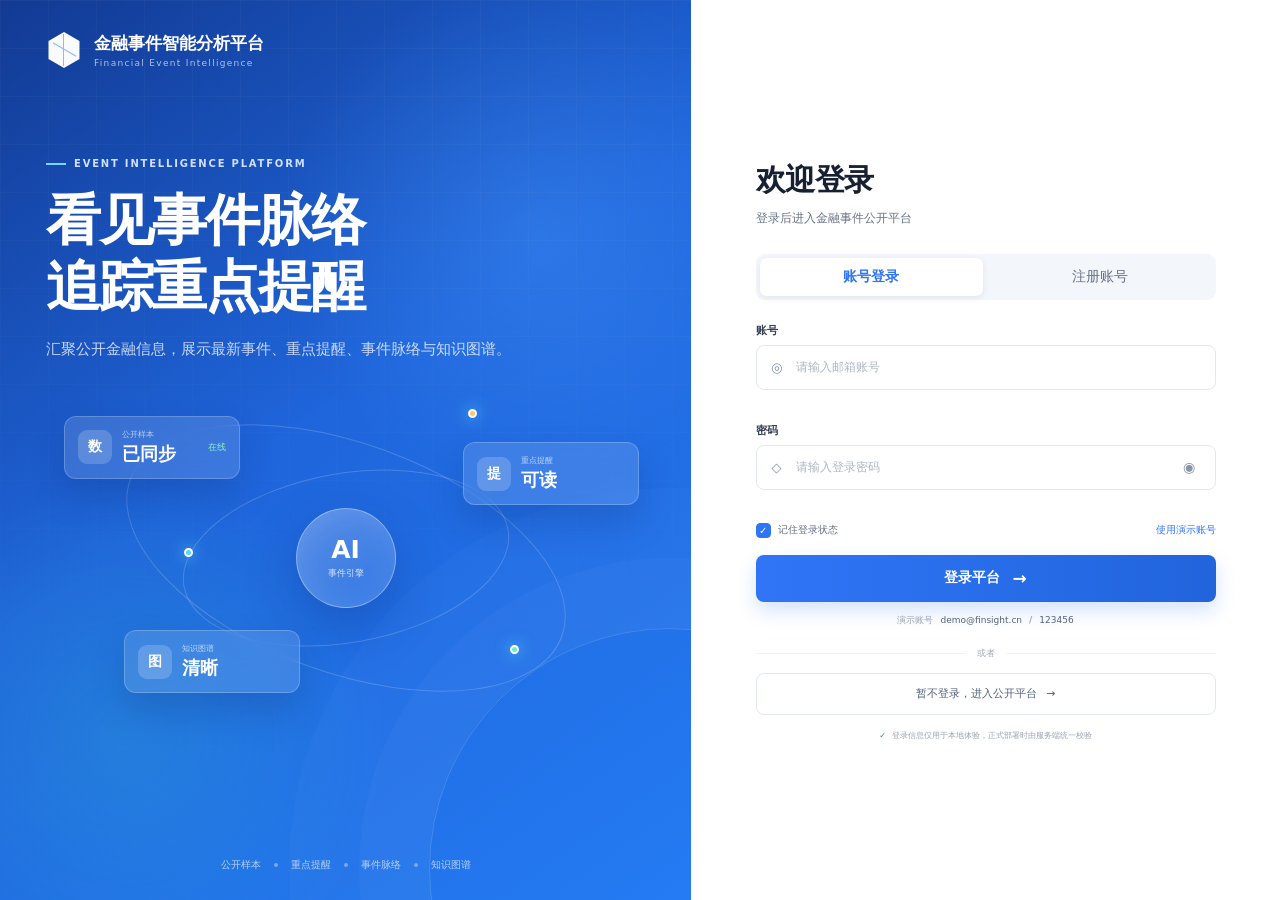
<file: event-intelligence-frontend/auth.html>
<!DOCTYPE html>
<html lang="zh-CN">
<head>
  <meta charset="UTF-8">
  <meta name="viewport" content="width=device-width, initial-scale=1.0">
  <meta name="description" content="金融事件平台登录与注册">
  <meta name="theme-color" content="#ffffff">
  <link rel="icon" href="data:image/svg+xml,%3Csvg xmlns='http://www.w3.org/2000/svg' viewBox='0 0 64 64'%3E%3Cpath d='M32 4 56 18v28L32 60 8 46V18z' fill='%232f75f6'/%3E%3Cpath d='m32 4v56M8 18l48 28M56 18 8 46' stroke='white' stroke-width='2' opacity='.8'/%3E%3C/svg%3E">
  <title>登录 · 金融事件智能分析平台</title>
  <link rel="stylesheet" href="auth.css?v=2">
</head>
<body>
  <main class="auth-shell">
    <section class="auth-visual" aria-label="平台能力介绍">
      <div class="visual-grid"></div>
      <header class="auth-brand">
        <span class="brand-cube" aria-hidden="true"><i></i><i></i><i></i></span>
        <span><strong>金融事件智能分析平台</strong><small>Financial Event Intelligence</small></span>
      </header>

      <div class="visual-copy">
        <span class="visual-kicker"><i></i> EVENT INTELLIGENCE PLATFORM</span>
        <h1>看见事件脉络<br>追踪重点提醒</h1>
        <p>汇聚公开金融信息，展示最新事件、重点提醒、事件脉络与知识图谱。</p>
      </div>

        <div class="visual-scene" aria-hidden="true">
        <div class="orbit orbit-one"></div>
        <div class="orbit orbit-two"></div>
        <div class="core-node"><span>AI</span><small>事件引擎</small></div>
        <div class="scene-card scene-card-a"><i class="scene-icon blue">数</i><span><small>公开样本</small><b>已同步</b></span><em>在线</em></div>
        <div class="scene-card scene-card-b"><i class="scene-icon green">提</i><span><small>重点提醒</small><b>可读</b></span></div>
        <div class="scene-card scene-card-c"><i class="scene-icon orange">图</i><span><small>知识图谱</small><b>清晰</b></span></div>
        <span class="node node-a"></span><span class="node node-b"></span><span class="node node-c"></span>
      </div>

      <footer class="visual-footer"><span>公开样本</span><i></i><span>重点提醒</span><i></i><span>事件脉络</span><i></i><span>知识图谱</span></footer>
    </section>

    <section class="auth-panel">
      <div class="auth-card">
        <div class="mobile-brand">
          <span class="brand-cube" aria-hidden="true"><i></i><i></i><i></i></span>
          <strong>金融事件智能分析平台</strong>
        </div>

        <div class="auth-heading">
          <h2 id="formTitle">欢迎登录</h2>
          <p id="formSubtitle">登录后进入金融事件公开平台</p>
        </div>

        <div class="auth-tabs" role="tablist" aria-label="登录注册切换">
          <button class="auth-tab active" type="button" data-tab="login" role="tab" aria-selected="true">账号登录</button>
          <button class="auth-tab" type="button" data-tab="register" role="tab" aria-selected="false">注册账号</button>
        </div>

        <form class="auth-form active" id="loginForm" novalidate>
          <label class="form-field">
            <span>账号</span>
            <div class="field-control"><i>◎</i><input name="account" type="text" autocomplete="username" placeholder="请输入邮箱账号"></div>
            <small class="field-error"></small>
          </label>
          <label class="form-field">
            <span>密码</span>
            <div class="field-control"><i>◇</i><input name="password" type="password" autocomplete="current-password" placeholder="请输入登录密码"><button class="password-toggle" type="button" aria-label="显示密码">◉</button></div>
            <small class="field-error"></small>
          </label>
          <div class="form-options">
            <label class="check-label"><input name="remember" type="checkbox" checked><span></span>记住登录状态</label>
            <button class="text-button" type="button" data-action="fill-demo">使用演示账号</button>
          </div>
          <button class="submit-button" type="submit"><span>登录平台</span><i>→</i></button>
          <div class="demo-account"><span>演示账号</span><code>demo@finsight.cn</code><b>/</b><code>123456</code></div>
        </form>

        <form class="auth-form" id="registerForm" novalidate>
          <div class="form-row">
            <label class="form-field"><span>姓名</span><div class="field-control"><i>人</i><input name="name" type="text" autocomplete="name" placeholder="请输入姓名"></div><small class="field-error"></small></label>
            <label class="form-field"><span>账号</span><div class="field-control"><i>＠</i><input name="account" type="email" autocomplete="email" placeholder="请输入邮箱"></div><small class="field-error"></small></label>
          </div>
          <label class="form-field"><span>设置密码</span><div class="field-control"><i>◇</i><input name="password" type="password" autocomplete="new-password" placeholder="至少 6 位，包含字母和数字"><button class="password-toggle" type="button" aria-label="显示密码">◉</button></div><small class="field-error"></small></label>
          <label class="form-field"><span>确认密码</span><div class="field-control"><i>◇</i><input name="confirmPassword" type="password" autocomplete="new-password" placeholder="请再次输入密码"><button class="password-toggle" type="button" aria-label="显示密码">◉</button></div><small class="field-error"></small></label>
          <label class="check-label agreement"><input name="agreement" type="checkbox"><span></span>我已阅读并同意《用户服务协议》和《隐私政策》</label>
          <small class="agreement-error"></small>
          <button class="submit-button" type="submit"><span>创建账号</span><i>→</i></button>
        </form>

        <div class="auth-divider"><span>或者</span></div>
        <a class="demo-entry" href="index.html">暂不登录，进入公开平台 <span>→</span></a>
        <p class="security-note"><i>✓</i> 登录信息仅用于本地体验，正式部署时由服务端统一校验</p>
      </div>
    </section>
  </main>

  <div class="auth-toast" id="authToast" role="status" aria-live="polite"></div>
  <div class="auth-loading" id="authLoading" aria-hidden="true"><span></span><p>正在进入分析平台…</p></div>

  <script src="js/api.js?v=5"></script>
  <script src="js/auth.js"></script>
</body>
</html>
</file>
<file: event-intelligence-frontend/auth.css>
:root {
  --primary: #2f75f6;
  --primary-dark: #205fd3;
  --text: #172033;
  --muted: #667085;
  --line: #e3e8f0;
  --soft: #f5f8fd;
  --danger: #e5484d;
  --success: #16a665;
}

* { box-sizing: border-box; }
html, body { min-width: 320px; min-height: 100%; }
body {
  margin: 0;
  color: var(--text);
  background: #fff;
  font-family: Inter, "PingFang SC", "Microsoft YaHei", system-ui, sans-serif;
  font-size: 14px;
  -webkit-font-smoothing: antialiased;
}
button, input { font: inherit; }
button, a { -webkit-tap-highlight-color: transparent; }

.auth-shell { min-height: 100vh; display: grid; grid-template-columns: minmax(480px, 1.08fr) minmax(520px, .92fr); }
.auth-visual {
  min-height: 100vh;
  overflow: hidden;
  padding: 32px 46px 28px;
  color: #fff;
  background:
    radial-gradient(circle at 78% 26%, rgba(73,154,255,.34), transparent 30%),
    radial-gradient(circle at 18% 82%, rgba(53,212,196,.18), transparent 28%),
    linear-gradient(145deg, #123a93 0%, #1f65db 46%, #247bf3 100%);
  position: relative;
}
.visual-grid {
  position: absolute; inset: 0;
  opacity: .13;
  background-image: linear-gradient(rgba(255,255,255,.24) 1px, transparent 1px), linear-gradient(90deg, rgba(255,255,255,.24) 1px, transparent 1px);
  background-size: 48px 48px;
  mask-image: linear-gradient(to bottom, black, transparent 90%);
}
.auth-visual::before { content: ""; position: absolute; width: 480px; height: 480px; right: -220px; bottom: -210px; border: 1px solid rgba(255,255,255,.15); border-radius: 50%; box-shadow: 0 0 0 70px rgba(255,255,255,.025), 0 0 0 140px rgba(255,255,255,.018); }
.auth-brand { display: flex; align-items: center; gap: 12px; position: relative; z-index: 2; }
.brand-cube { width: 36px; height: 36px; flex: 0 0 36px; display: block; clip-path: polygon(50% 0,93% 25%,93% 75%,50% 100%,7% 75%,7% 25%); background: rgba(255,255,255,.98); position: relative; }
.brand-cube::before, .brand-cube::after { content:""; position:absolute; background:#8eb7ff; }
.brand-cube::before { left:17px; top:2px; width:1px; height:32px; }
.brand-cube::after { left:5px; top:17px; width:27px; height:1px; transform:rotate(30deg); }
.brand-cube i { display:none; }
.auth-brand > span:last-child { display:flex; flex-direction:column; }
.auth-brand strong { font-size:17px; }
.auth-brand small { margin-top:3px; color:rgba(255,255,255,.66); font-size:9px; letter-spacing:1.3px; }
.visual-copy { max-width: 560px; margin-top: 10vh; position: relative; z-index: 2; }
.visual-kicker { display:flex; align-items:center; gap:8px; color:#cfe0ff; font-size:10px; font-weight:600; letter-spacing:1.8px; }
.visual-kicker i { width:20px; height:2px; background:#76d6ff; }
.visual-copy h1 { margin:18px 0 16px; font-size:clamp(36px,4.3vw,58px); line-height:1.2; letter-spacing:-2px; }
.visual-copy p { max-width: 500px; margin:0; color:rgba(255,255,255,.76); font-size:15px; line-height:1.9; }
.visual-scene { height: 330px; margin-top: 26px; position: relative; z-index: 2; }
.orbit { position:absolute; left:50%; top:51%; border:1px solid rgba(255,255,255,.18); border-radius:50%; transform:translate(-50%,-50%) rotate(-10deg); }
.orbit-one { width:330px; height:170px; }
.orbit-two { width:460px; height:230px; transform:translate(-50%,-50%) rotate(20deg); }
.core-node { position:absolute; left:50%; top:51%; width:100px; height:100px; display:grid; place-content:center; text-align:center; border:1px solid rgba(255,255,255,.38); border-radius:50%; background:linear-gradient(145deg,rgba(255,255,255,.26),rgba(255,255,255,.08)); box-shadow:0 20px 50px rgba(7,38,108,.25),inset 0 0 30px rgba(255,255,255,.11); transform:translate(-50%,-50%); backdrop-filter:blur(8px); }
.core-node span { font-size:25px; font-weight:800; }
.core-node small { margin-top:3px; color:#d8e6ff; font-size:9px; }
.scene-card { position:absolute; min-width:176px; display:flex; align-items:center; gap:10px; padding:12px 13px; border:1px solid rgba(255,255,255,.21); border-radius:12px; background:rgba(255,255,255,.13); box-shadow:0 18px 35px rgba(11,37,99,.19); backdrop-filter:blur(12px); }
.scene-card-a { left:3%; top:8%; }
.scene-card-b { right:1%; top:16%; }
.scene-card-c { left:13%; bottom:8%; }
.scene-icon { width:34px; height:34px; display:grid; place-items:center; border-radius:9px; background:rgba(255,255,255,.18); font-style:normal; font-weight:700; }
.scene-card span { flex:1; display:flex; flex-direction:column; }
.scene-card small { color:rgba(255,255,255,.67); font-size:8px; }
.scene-card b { margin-top:2px; font-size:18px; }
.scene-card em { color:#8ff0c8; font-size:9px; font-style:normal; }
.node { position:absolute; width:9px; height:9px; border:2px solid #fff; border-radius:50%; background:#54d4ff; box-shadow:0 0 15px #65ddff; }
.node-a { left:23%; top:48%; }.node-b { right:21%; bottom:20%; background:#69edbc; }.node-c { right:28%; top:6%; background:#ffc66e; }
.visual-footer { position:absolute; left:46px; right:46px; bottom:28px; display:flex; align-items:center; justify-content:center; gap:13px; color:rgba(255,255,255,.66); font-size:10px; z-index:2; }
.visual-footer i { width:4px; height:4px; border-radius:50%; background:rgba(255,255,255,.37); }

.auth-panel { min-height:100vh; display:grid; place-items:center; padding:38px 48px; background:#fff; }
.auth-card { width:min(460px,100%); }
.mobile-brand { display:none; }
.auth-heading h2 { margin:0; font-size:30px; letter-spacing:-.5px; }
.auth-heading p { margin:9px 0 0; color:var(--muted); font-size:12px; }
.auth-tabs { height:46px; display:grid; grid-template-columns:1fr 1fr; gap:5px; padding:4px; margin:27px 0 23px; border-radius:9px; background:#f3f6fa; }
.auth-tab { color:#667085; border:0; border-radius:7px; background:transparent; cursor:pointer; }
.auth-tab.active { color:var(--primary); background:#fff; box-shadow:0 2px 7px rgba(25,46,80,.08); font-weight:600; }
.auth-form { display:none; animation:formIn .22s ease; }
.auth-form.active { display:block; }
.form-row { display:grid; grid-template-columns:1fr 1.25fr; gap:10px; }
.form-field { display:block; margin-bottom:15px; }
.form-field > span { display:block; margin-bottom:7px; color:#344054; font-size:11px; font-weight:600; }
.field-control { height:45px; display:flex; align-items:center; gap:9px; padding:0 12px; border:1px solid var(--line); border-radius:8px; background:#fff; transition:.18s; }
.field-control:focus-within { border-color:#78a6fc; box-shadow:0 0 0 3px rgba(47,117,246,.1); }
.form-field.invalid .field-control { border-color:#ef8d91; box-shadow:0 0 0 3px rgba(229,72,77,.08); }
.field-control > i { min-width:16px; color:#8291a7; font-size:13px; font-style:normal; text-align:center; }
.field-control input { min-width:0; flex:1; color:var(--text); border:0; outline:0; background:transparent; font-size:12px; }
.field-control input::placeholder { color:#adb6c4; }
.password-toggle { width:27px; height:27px; display:grid; place-items:center; color:#8794a8; border:0; background:transparent; cursor:pointer; }
.field-error, .agreement-error { min-height:14px; display:block; margin-top:4px; color:var(--danger); font-size:9px; }
.form-options { display:flex; align-items:center; justify-content:space-between; margin:0 0 17px; }
.check-label { display:flex; align-items:center; gap:7px; color:#667085; cursor:pointer; font-size:10px; }
.check-label input { position:absolute; opacity:0; pointer-events:none; }
.check-label > span { width:15px; height:15px; display:grid; place-items:center; border:1px solid #cfd6e1; border-radius:4px; background:#fff; }
.check-label input:checked + span { border-color:var(--primary); background:var(--primary); }
.check-label input:checked + span::after { content:"✓"; color:#fff; font-size:10px; }
.agreement { margin-top:2px; }
.text-button { padding:0; color:var(--primary); border:0; background:transparent; cursor:pointer; font-size:10px; }
.submit-button { width:100%; height:47px; display:flex; align-items:center; justify-content:center; gap:12px; color:#fff; border:0; border-radius:8px; background:linear-gradient(90deg,#2f75f6,#2164dc); box-shadow:0 9px 20px rgba(47,117,246,.2); cursor:pointer; font-weight:650; transition:.18s; }
.submit-button:hover { transform:translateY(-1px); box-shadow:0 12px 24px rgba(47,117,246,.25); }
.submit-button:disabled { opacity:.65; cursor:wait; transform:none; }
.submit-button i { font-style:normal; font-size:17px; }
.demo-account { display:flex; align-items:center; justify-content:center; gap:7px; margin-top:12px; color:#98a2b3; font-size:9px; }
.demo-account code { color:#536179; font-family:inherit; }
.auth-divider { display:flex; align-items:center; gap:12px; margin:20px 0 13px; color:#a1aab8; font-size:9px; }
.auth-divider::before,.auth-divider::after { content:""; height:1px; flex:1; background:#edf0f4; }
.demo-entry { height:42px; display:flex; align-items:center; justify-content:center; gap:9px; color:#536179; border:1px solid var(--line); border-radius:8px; text-decoration:none; font-size:11px; }
.demo-entry:hover { color:var(--primary); border-color:#b9d0ff; background:#f8fbff; }
.security-note { display:flex; justify-content:center; align-items:center; gap:6px; margin:15px 0 0; color:#98a2b3; font-size:8px; text-align:center; }
.security-note i { color:var(--success); font-style:normal; }
.auth-toast { position:fixed; left:50%; top:22px; z-index:20; visibility:hidden; opacity:0; padding:10px 16px; color:#fff; border-radius:8px; background:#26354d; box-shadow:0 10px 30px rgba(19,34,57,.2); transform:translate(-50%,-10px); transition:.2s; font-size:11px; }
.auth-toast.show { visibility:visible; opacity:1; transform:translate(-50%,0); }
.auth-toast.error { background:#d84449; }
.auth-loading { position:fixed; inset:0; z-index:30; visibility:hidden; opacity:0; display:grid; place-content:center; justify-items:center; color:#536179; background:rgba(255,255,255,.92); transition:.2s; }
.auth-loading.show { visibility:visible; opacity:1; }
.auth-loading span { width:32px; height:32px; border:3px solid #dbe7fc; border-top-color:var(--primary); border-radius:50%; animation:spin .7s linear infinite; }
.auth-loading p { margin:12px 0 0; font-size:11px; }
@keyframes spin { to { transform:rotate(360deg); } }
@keyframes formIn { from { opacity:0; transform:translateY(4px); } }

@media (max-width: 1000px) {
  .auth-shell { grid-template-columns: 1fr; }
  .auth-visual { display:none; }
  .auth-panel { min-height:100vh; padding:28px 22px; background:linear-gradient(145deg,#f4f8ff,#fff 55%); }
  .mobile-brand { display:flex; align-items:center; gap:10px; margin-bottom:38px; }
  .mobile-brand .brand-cube { background:var(--primary); }
  .mobile-brand .brand-cube::before,.mobile-brand .brand-cube::after { background:rgba(255,255,255,.7); }
  .mobile-brand strong { font-size:15px; }
}
@media (max-width: 520px) {
  .auth-panel { place-items:start center; padding-top:25px; }
  .form-row { grid-template-columns:1fr; gap:0; }
  .auth-heading h2 { font-size:25px; }
  .auth-tabs { margin-top:22px; }
}
@media (prefers-reduced-motion: reduce) { *,*::before,*::after { animation-duration:.01ms!important; transition-duration:.01ms!important; } }
</file>
